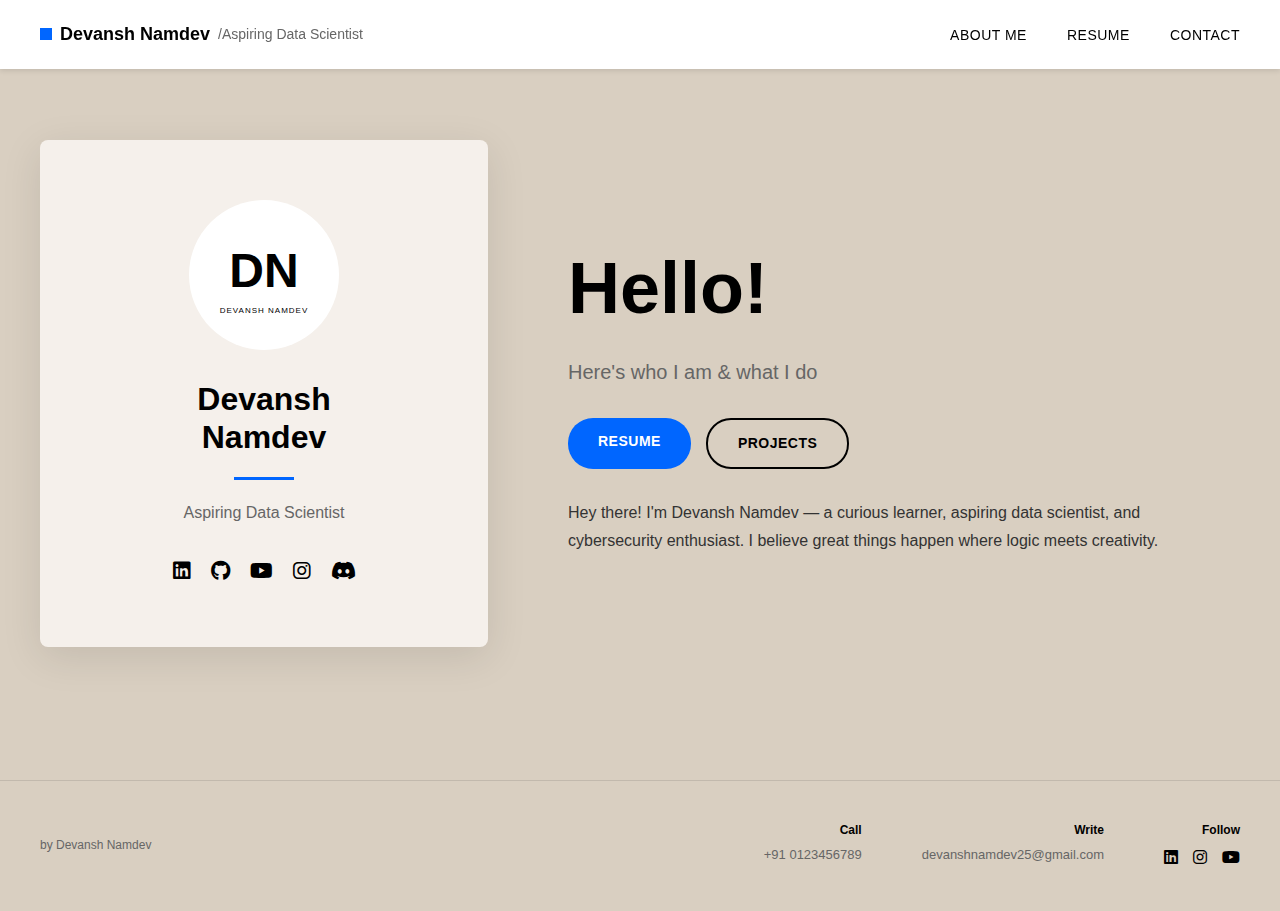
<file: index.html>
<!DOCTYPE html>
<html lang="en">
<head>
    <meta charset="UTF-8">
    <meta name="viewport" content="width=device-width, initial-scale=1.0">
    <title>Devansh Namdev - Aspiring Data Scientist</title>
    <link rel="stylesheet" href="styles.css">
    <link rel="stylesheet" href="https://cdnjs.cloudflare.com/ajax/libs/font-awesome/6.4.0/css/all.min.css">
</head>
<body>
    <!-- Navigation -->
    <nav class="navbar">
        <div class="nav-container">
            <div class="logo">
                <span class="logo-square"></span>
                <span class="logo-text">Devansh Namdev</span>
                <span class="tagline">/Aspiring Data Scientist</span>
            </div>
            <ul class="nav-links">
                <li><a href="index.html">ABOUT ME</a></li>
                <li><a href="resume.html">RESUME</a></li>
                <li><a href="https://mail.google.com/mail/?view=cm&fs=1&to=devanshnamdev25@gmail.com&su=Portfolio%20Query&body=Hi%20Devansh,%0D%0AI%20want%20to%20connect%20with%20you."
                target="_blank">
                CONTACT
                </a>
                </li>
            </ul>
        </div>
    </nav>

    <!-- Home Page Content -->
    <main class="home-page">
        <div class="home-container">
            <div class="profile-section">
                <div class="profile-card">
                    <div class="profile-logo">
                        <span class="monogram">DN</span>
                        <p class="monogram-sub">DEVANSH NAMDEV</p>
                    </div>
                    <h2 class="profile-name">Devansh<br>Namdev</h2>
                    <div class="divider"></div>
                    <p class="profile-title">Aspiring Data Scientist</p>
                    <div class="social-links">
                        <a href="https://www.linkedin.com/in/devansh-namdev-81b312297/" target="_blank"><i class="fab fa-linkedin"></i></a>
                        <a href="https://github.com/Devansh6559" target="_blank"><i class="fab fa-github"></i></a>
                        <a href="https://youtube.com/@devanshnamdev5543?si=F8E37DgJRAF857S2" target="_blank"><i class="fab fa-youtube"></i></a>
                        <a href="https://www.instagram.com/dn_devil_25/" target="_blank"><i class="fab fa-instagram"></i></a>
                        <a href="https://discord.gg/gbYetTWa" target="_blank"><i class="fab fa-discord"></i></a>
                    </div>
                </div>
            </div>
            
            <div class="intro-section">
                <h1 class="intro-title">Hello!</h1>
                <p class="intro-subtitle">Here's who I am & what I do</p>
                <div class="cta-buttons">
                    <a href="resume.html" class="btn btn-primary">RESUME</a>
                    <a href="https://github.com/Devansh6559" class="btn btn-secondary">PROJECTS</a>
                </div>
                <p class="intro-text">
                    Hey there! I'm Devansh Namdev — a curious learner, aspiring data scientist, and cybersecurity enthusiast. I believe great things happen where logic meets creativity.
                </p>
            </div>
        </div>
    </main>

    <!-- Footer -->
    <footer class="footer">
        <div class="footer-container">
            <div class="footer-left">
                <p>by Devansh Namdev</p>
            </div>
            <div class="footer-right">
                <div class="footer-contact">
                    <div class="contact-item">
                        <p class="contact-label">Call</p>
                        <p class="contact-value">+91 0123456789</p>
                    </div>
                    <div class="contact-item">
                        <p class="contact-label">Write</p>
                        <p class="contact-value">devanshnamdev25@gmail.com</p>
                    </div>
                    <div class="contact-item">
                        <p class="contact-label">Follow</p>
                        <div class="footer-social">
                            <a href="https://www.linkedin.com/in/devansh-namdev-81b312297/" target="_blank"><i class="fab fa-linkedin"></i></a>
                            <a href="https://www.instagram.com/dn_devil_25/" target="_blank"><i class="fab fa-instagram"></i></a>
                            <a href="https://youtube.com/@devanshnamdev5543?si=F8E37DgJRAF857S2" target="_blank"><i class="fab fa-youtube"></i></a>
                        </div>
                    </div>
                </div>
            </div>
        </div>
    </footer>
</body>
</html>
</file>
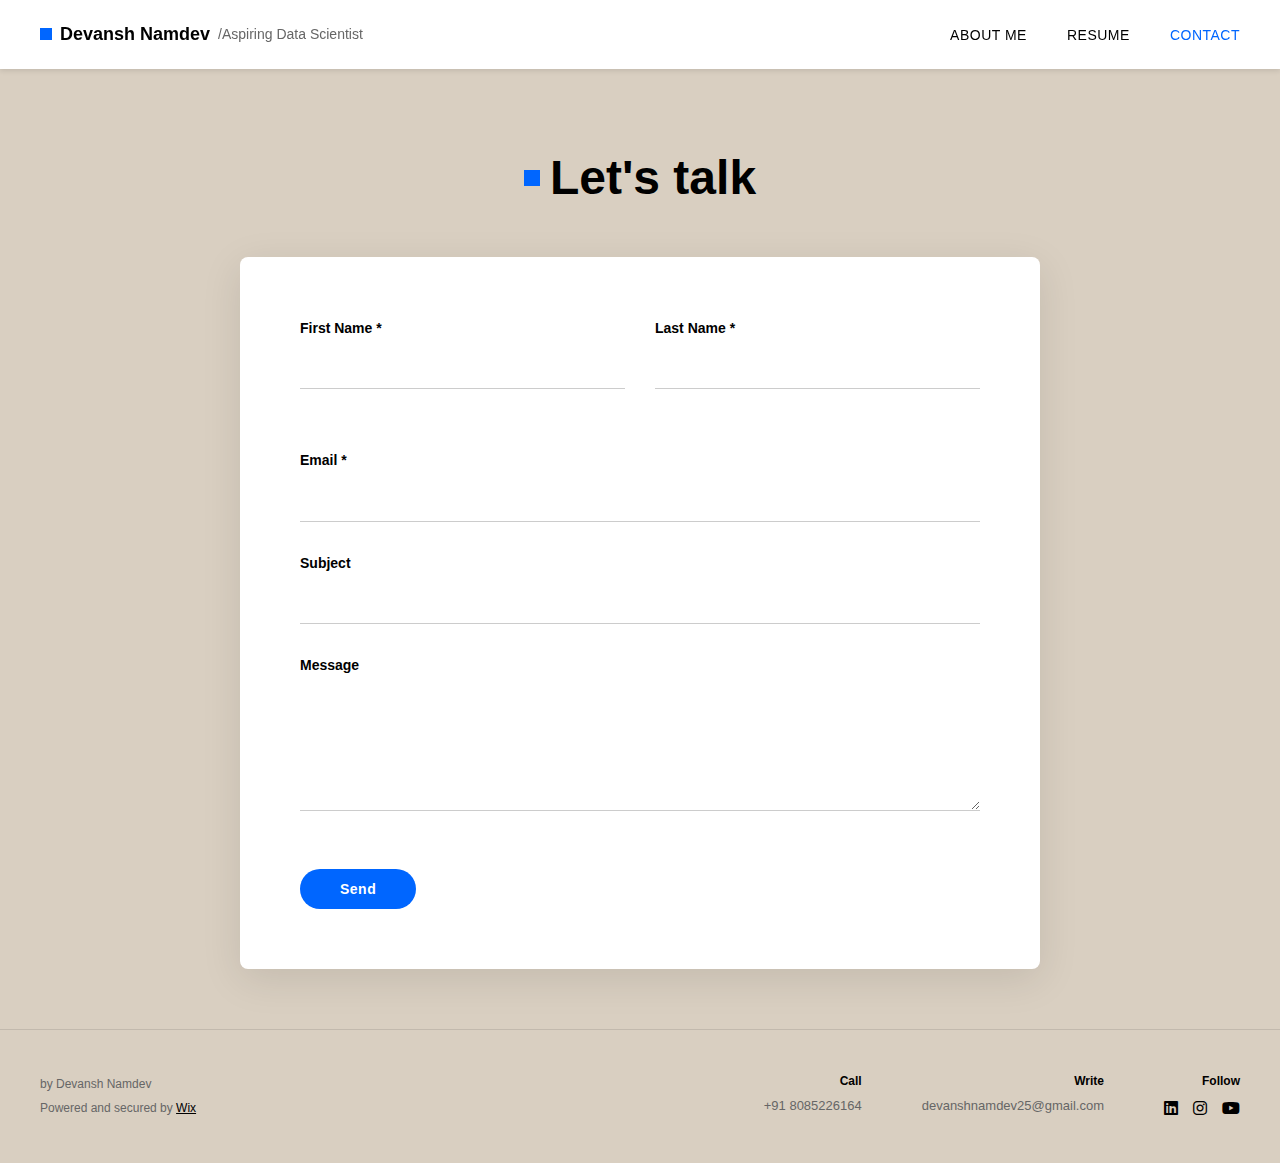
<file: contact.html>
<!DOCTYPE html>
<html lang="en">
<head>
    <meta charset="UTF-8">
    <meta name="viewport" content="width=device-width, initial-scale=1.0">
    <title>Contact - Devansh Namdev</title>
    <link rel="stylesheet" href="styles.css">
    <link rel="stylesheet" href="https://cdnjs.cloudflare.com/ajax/libs/font-awesome/6.4.0/css/all.min.css">
</head>
<body>
    <nav class="navbar">
        <div class="nav-container">
            <div class="logo">
                <span class="logo-square"></span>
                <span class="logo-text">Devansh Namdev</span>
                <span class="tagline">/Aspiring Data Scientist</span>
            </div>
            <ul class="nav-links">
                <li><a href="index.html">ABOUT ME</a></li>
                <li><a href="resume.html">RESUME</a></li>
                <li><a href="contact.html" class="active">CONTACT</a></li>
            </ul>
        </div>
    </nav>

    <main class="contact-page">
        <div class="contact-container">
            <h1 class="page-title"><span class="title-icon"></span>Let's talk</h1>
            
            <div class="contact-form-card">
                <form id="contactForm">
                    <div class="form-row">
                        <div class="form-group">
                            <label for="firstName">First Name *</label>
                            <input type="text" id="firstName" name="firstName" required>
                        </div>
                        <div class="form-group">
                            <label for="lastName">Last Name *</label>
                            <input type="text" id="lastName" name="lastName" required>
                        </div>
                    </div>
                    
                    <div class="form-group">
                        <label for="email">Email *</label>
                        <input type="email" id="email" name="email" required>
                    </div>
                    
                    <div class="form-group">
                        <label for="subject">Subject</label>
                        <input type="text" id="subject" name="subject">
                    </div>
                    
                    <div class="form-group">
                        <label for="message">Message</label>
                        <textarea id="message" name="message" rows="6"></textarea>
                    </div>
                    
                    <button type="submit" class="btn btn-primary" id="submitBtn">Send</button>
                </form>
                
                <div id="formStatus" style="display: none; margin-top: 20px; padding: 15px; border-radius: 5px; text-align: center;"></div>
            </div>
        </div>
    </main>

    <footer class="footer">
        <div class="footer-container">
            <div class="footer-left">
                <p>by Devansh Namdev</p>
                <p>Powered and secured by <a href="https://wix.com" target="_blank">Wix</a></p>
            </div>
            <div class="footer-right">
                <div class="footer-contact">
                    <div class="contact-item">
                        <p class="contact-label">Call</p>
                        <p class="contact-value">+91 8085226164</p>
                    </div>
                    <div class="contact-item">
                        <p class="contact-label">Write</p>
                        <p class="contact-value">devanshnamdev25@gmail.com</p>
                    </div>
                    <div class="contact-item">
                        <p class="contact-label">Follow</p>
                        <div class="footer-social">
                            <a href="https://linkedin.com" target="_blank"><i class="fab fa-linkedin"></i></a>
                            <a href="https://instagram.com" target="_blank"><i class="fab fa-instagram"></i></a>
                            <a href="https://youtube.com" target="_blank"><i class="fab fa-youtube"></i></a>
                        </div>
                    </div>
                </div>
            </div>
        </div>
    </footer>

    <script>
        document.getElementById('contactForm').addEventListener('submit', async function(e) {
            e.preventDefault();
            
            const submitBtn = document.getElementById('submitBtn');
            const formStatus = document.getElementById('formStatus');
            
            // Disable button and show loading
            submitBtn.disabled = true;
            submitBtn.textContent = 'Sending...';
            formStatus.style.display = 'none';
            
            // Get form data
            const formData = {
                firstName: document.getElementById('firstName').value,
                lastName: document.getElementById('lastName').value,
                email: document.getElementById('email').value,
                subject: document.getElementById('subject').value,
                message: document.getElementById('message').value,
                to: 'devanshnamdev25@gmail.com'
            };
            
            try {
                // Send email using EmailJS
                const response = await fetch('https://api.emailjs.com/api/v1.0/email/send', {
                    method: 'POST',
                    headers: {
                        'Content-Type': 'application/json',
                    },
                    body: JSON.stringify({
                        service_id: 'service_gmail',
                        template_id: 'template_contact',
                        user_id: 'YOUR_PUBLIC_KEY',
                        template_params: {
                            from_name: formData.firstName + ' ' + formData.lastName,
                            from_email: formData.email,
                            subject: formData.subject || 'New Contact Form Submission',
                            message: formData.message,
                            to_email: 'devanshnamdev25@gmail.com'
                        }
                    })
                });
                
                if (response.ok) {
                    // Success
                    formStatus.style.display = 'block';
                    formStatus.style.backgroundColor = '#d4edda';
                    formStatus.style.color = '#155724';
                    formStatus.style.border = '1px solid #c3e6cb';
                    formStatus.innerHTML = '✓ Message sent successfully! I\'ll get back to you soon.';
                    document.getElementById('contactForm').reset();
                } else {
                    throw new Error('Failed to send');
                }
            } catch (error) {
                // Show error
                formStatus.style.display = 'block';
                formStatus.style.backgroundColor = '#f8d7da';
                formStatus.style.color = '#721c24';
                formStatus.style.border = '1px solid #f5c6cb';
                formStatus.innerHTML = '✗ Unable to send. Please email me directly at devanshnamdev25@gmail.com';
            } finally {
                // Re-enable button
                submitBtn.disabled = false;
                submitBtn.textContent = 'Send';
            }
        });
    </script>
</body>
</html>
</file>
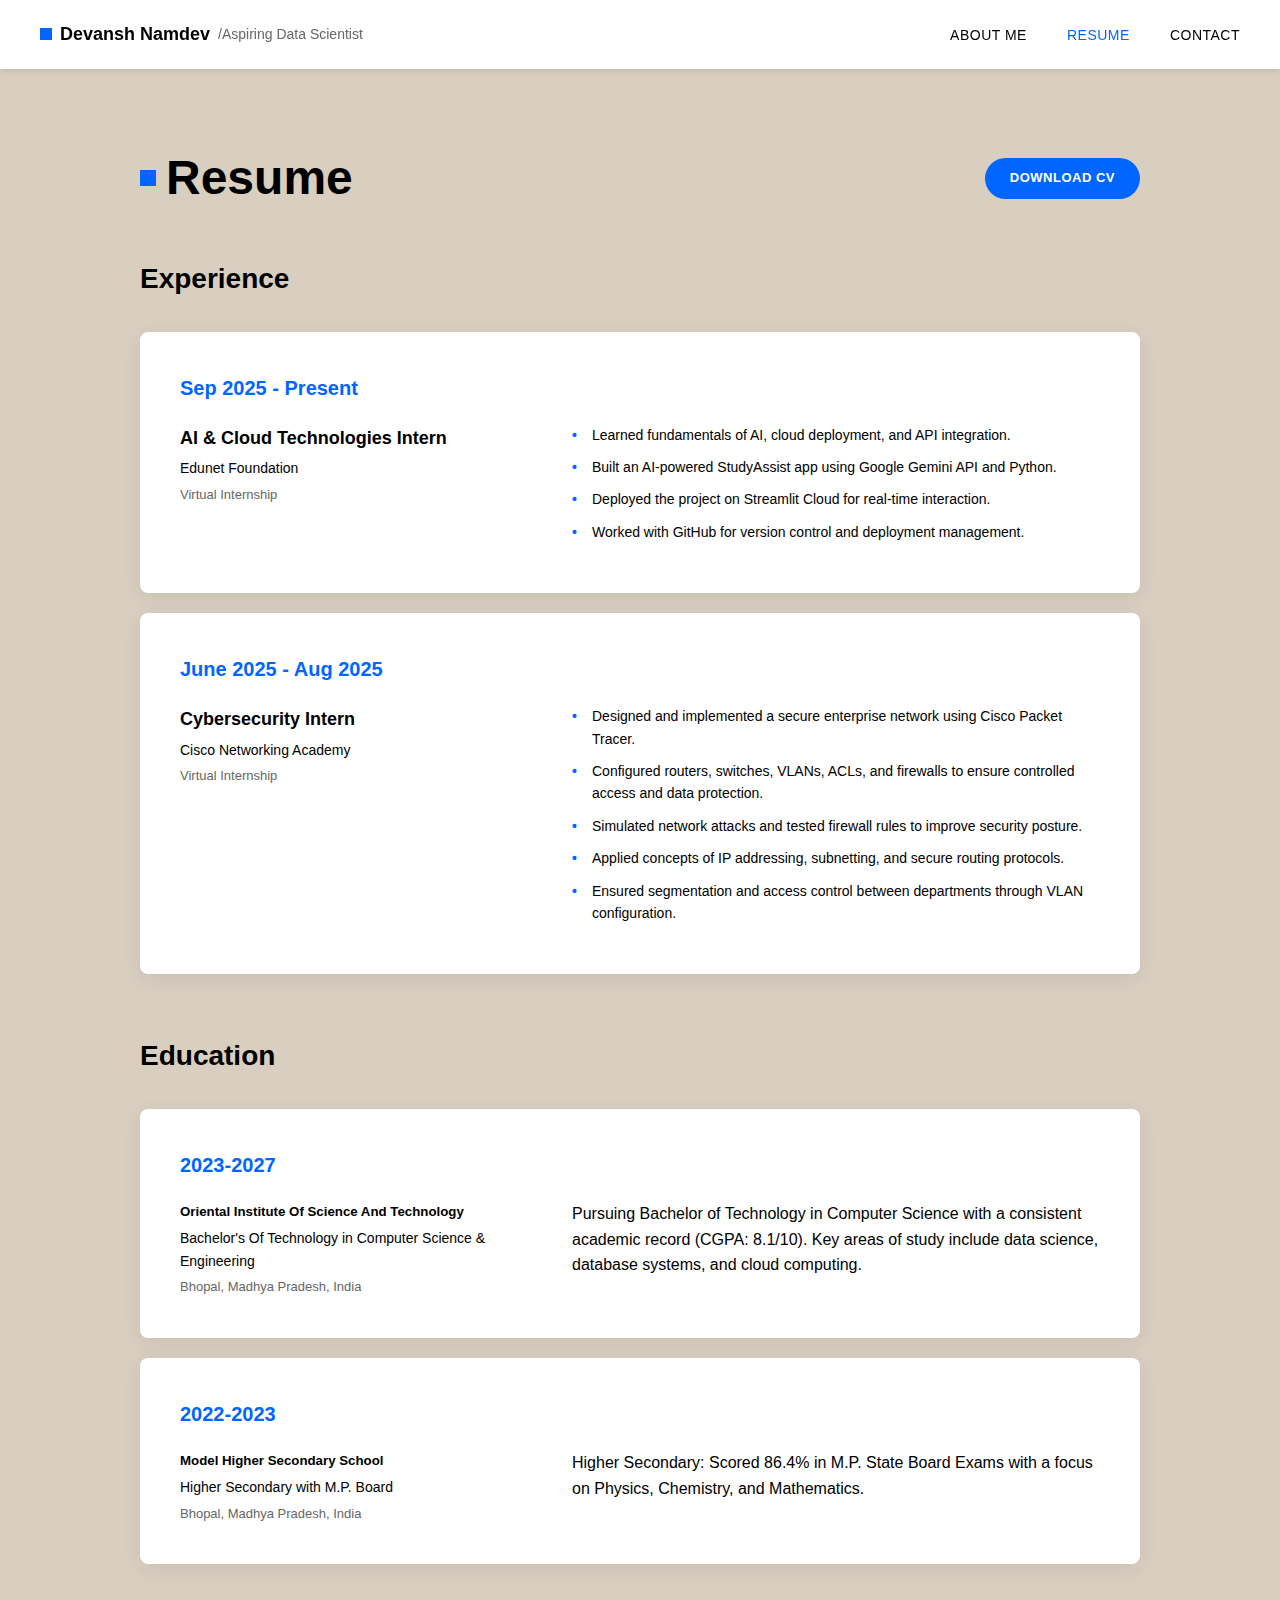
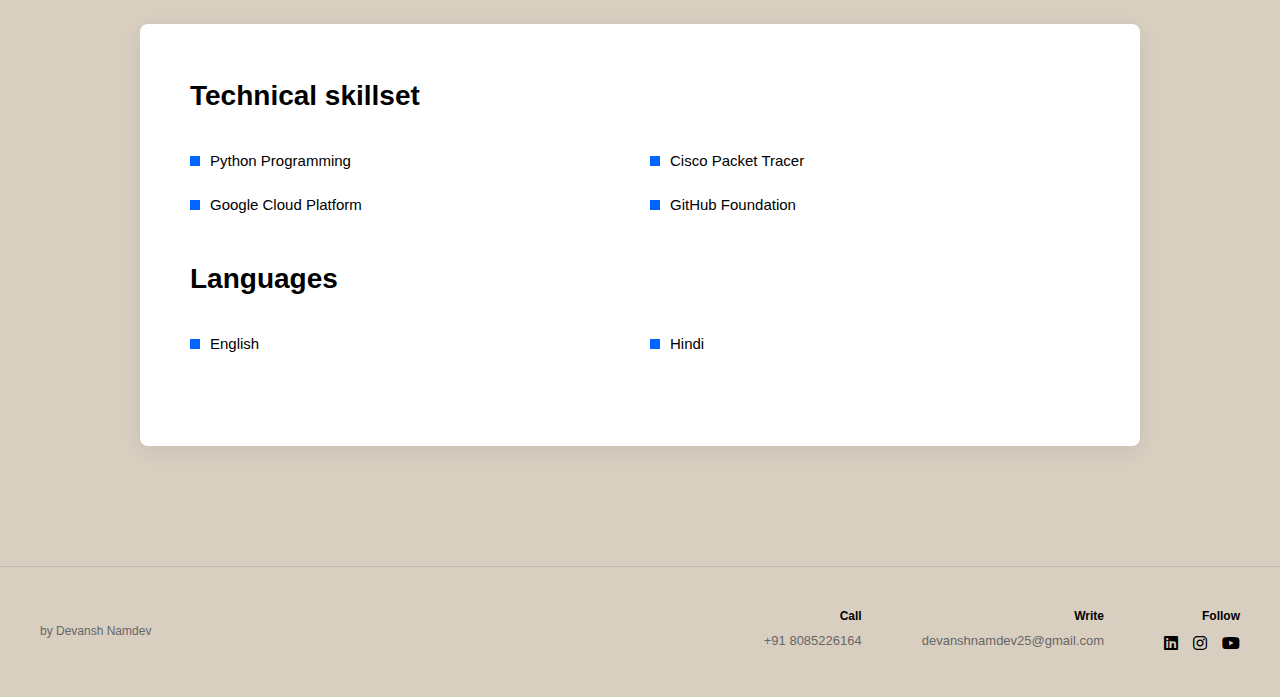
<file: resume.html>
<!DOCTYPE html>
<html lang="en">
<head>
    <meta charset="UTF-8">
    <meta name="viewport" content="width=device-width, initial-scale=1.0">
    <title>Resume - Devansh Namdev</title>
    <link rel="stylesheet" href="styles.css">
    <link rel="stylesheet" href="https://cdnjs.cloudflare.com/ajax/libs/font-awesome/6.4.0/css/all.min.css">
</head>
<body>
    <!-- Navigation -->
    <nav class="navbar">
        <div class="nav-container">
            <div class="logo">
                <span class="logo-square"></span>
                <span class="logo-text">Devansh Namdev</span>
                <span class="tagline">/Aspiring Data Scientist</span>
            </div>
            <ul class="nav-links">
                <li><a href="index.html">ABOUT ME</a></li>
                <li><a href="resume.html" class="active">RESUME</a></li>
                <li><a href="https://mail.google.com/mail/?view=cm&fs=1&to=devanshnamdev25@gmail.com&su=Portfolio%20Query&body=Hi%20Devansh,%0D%0AI%20want%20to%20connect%20with%20you."
                target="_blank">
                CONTACT
                </a>
                </li>
            </ul>
        </div>
    </nav>

    <!-- Resume Page Content -->
    <main class="resume-page">
        <div class="resume-header">
            <h1 class="page-title"><span class="title-icon"></span>Resume</h1>
            <a href="https://drive.google.com/file/d/1Z3u7SbewM7Q7Kg-WjZWRGWm3dcU3A2qf/view?usp=sharing" class="btn btn-primary download-btn">DOWNLOAD CV</a>
        </div>

        <!-- Experience Section -->
        <section class="resume-section">
            <h2 class="section-title">Experience</h2>
            <div class="content-card">
                <div class="card-header">
                    <h3 class="job-title">Sep 2025 - Present</h3>
                </div>
                <div class="card-body">
                    <div class="job-info">
                        <h4>AI & Cloud Technologies Intern</h4>
                        <p class="company">Edunet Foundation</p>
                        <p class="job-type">Virtual Internship</p>
                    </div>
                    <div class="job-description">
                        <ul>
                            <li>Learned fundamentals of AI, cloud deployment, and API integration.</li>
                            <li>Built an AI-powered StudyAssist app using Google Gemini API and Python.</li>
                            <li>Deployed the project on Streamlit Cloud for real-time interaction.</li>
                            <li>Worked with GitHub for version control and deployment management.</li>
                        </ul>
                    </div>
                </div>
            </div>

            <div class="content-card">
                <div class="card-header">
                    <h3 class="job-title">June 2025 - Aug 2025</h3>
                </div>
                <div class="card-body">
                    <div class="job-info">
                        <h4>Cybersecurity Intern</h4>
                        <p class="company">Cisco Networking Academy</p>
                        <p class="job-type">Virtual Internship</p>
                    </div>
                    <div class="job-description">
                        <ul>
                            <li>Designed and implemented a secure enterprise network using Cisco Packet Tracer.</li>
                            <li>Configured routers, switches, VLANs, ACLs, and firewalls to ensure controlled access and data protection.</li>
                            <li>Simulated network attacks and tested firewall rules to improve security posture.</li>
                            <li>Applied concepts of IP addressing, subnetting, and secure routing protocols.</li>
                            <li>Ensured segmentation and access control between departments through VLAN configuration.</li>
                        </ul>
                    </div>
                </div>
            </div>
        </section>

        <!-- Education Section -->
        <section class="resume-section">
            <h2 class="section-title">Education</h2>
            <div class="content-card">
                <div class="card-header">
                    <h3 class="job-title">2023-2027</h3>
                </div>
                <div class="card-body">
                    <div class="job-info">
                        <h5>Oriental Institute Of Science And Technology</h5>
                        <p class="company">Bachelor's Of Technology in Computer Science & Engineering</p>
                        <p class="job-type">Bhopal, Madhya Pradesh, India</p>
                    </div>
                    <div class="job-description">
                        <p>Pursuing Bachelor of Technology in Computer Science with a consistent academic record (CGPA: 8.1/10). Key areas of study include data science, database systems, and cloud computing.</p>
                    </div>
                </div>
            </div>

            <div class="content-card">
                <div class="card-header">
                    <h3 class="job-title">2022-2023</h3>
                </div>
                <div class="card-body">
                    <div class="job-info">
                        <h5>Model Higher Secondary School</h5>
                        <p class="company">Higher Secondary with M.P. Board</p>
                        <p class="job-type">Bhopal, Madhya Pradesh, India</p>
                    </div>
                    <div class="job-description">
                        <p>Higher Secondary: Scored 86.4% in M.P. State Board Exams with a focus on Physics, Chemistry, and Mathematics.</p>
                    </div>
                </div>
            </div>
        </section>

        <!-- Skills Section -->
        <section class="resume-section">
            <div class="content-card skills-card">
                <h2 class="section-title">Technical skillset</h2>
                <div class="skills-grid">
                    <div class="skill-item">
                        <span class="skill-bullet"></span>
                        <span>Python Programming</span>
                    </div>
                    <div class="skill-item">
                        <span class="skill-bullet"></span>
                        <span>Cisco Packet Tracer</span>
                    </div>
                    <div class="skill-item">
                        <span class="skill-bullet"></span>
                        <span>Google Cloud Platform</span>
                    </div>
                    <div class="skill-item">
                        <span class="skill-bullet"></span>
                        <span>GitHub Foundation</span>
                    </div>
                </div>

                <h2 class="section-title">Languages</h2>
                <div class="skills-grid">
                    <div class="skill-item">
                        <span class="skill-bullet"></span>
                        <span>English</span>
                    </div>
                    <div class="skill-item">
                        <span class="skill-bullet"></span>
                        <span>Hindi</span>
                    </div>
                </div>
            </div>
        </section>
    </main>

    <!-- Footer -->
    <footer class="footer">
        <div class="footer-container">
            <div class="footer-left">
                <p>by Devansh Namdev</p>
            </div>
            <div class="footer-right">
                <div class="footer-contact">
                    <div class="contact-item">
                        <p class="contact-label">Call</p>
                        <p class="contact-value">+91 8085226164</p>
                    </div>
                    <div class="contact-item">
                        <p class="contact-label">Write</p>
                        <p class="contact-value">devanshnamdev25@gmail.com</p>
                    </div>
                    <div class="contact-item">
                        <p class="contact-label">Follow</p>
                        <div class="footer-social">
                            <a href="https://www.linkedin.com/in/devansh-namdev-81b312297/" target="_blank"><i class="fab fa-linkedin"></i></a>
                            <a href="https://www.instagram.com/dn_devil_25/" target="_blank"><i class="fab fa-instagram"></i></a>
                            <a href="https://youtube.com/@devanshnamdev5543?si=F8E37DgJRAF857S2" target="_blank"><i class="fab fa-youtube"></i></a>
                        </div>
                    </div>
                </div>
            </div>
        </div>
    </footer>
</body>
</html>
</file>
<file: styles.css>
/* Reset and Base Styles */
* {
    margin: 0;
    padding: 0;
    box-sizing: border-box;
}

body {
    font-family: 'Avenir Next', 'Helvetica Neue', Arial, sans-serif;
    color: #000;
    background-color: #D9CFC1;
    line-height: 1.6;
}

/* Navigation */
.navbar {
    background-color: #fff;
    padding: 20px 0;
    position: fixed;
    width: 100%;
    top: 0;
    z-index: 1000;
    box-shadow: 0 2px 5px rgba(0,0,0,0.1);
}

.nav-container {
    max-width: 1400px;
    margin: 0 auto;
    padding: 0 40px;
    display: flex;
    justify-content: space-between;
    align-items: center;
}

.logo {
    display: flex;
    align-items: center;
    gap: 8px;
}

.logo-square {
    width: 12px;
    height: 12px;
    background-color: #0066FF;
    display: inline-block;
}

.logo-text {
    font-weight: 700;
    font-size: 18px;
    color: #000;
}

.tagline {
    color: #666;
    font-size: 14px;
    font-weight: 400;
}

.nav-links {
    display: flex;
    list-style: none;
    gap: 40px;
}

.nav-links a {
    text-decoration: none;
    color: #000;
    font-size: 14px;
    font-weight: 500;
    letter-spacing: 0.5px;
    transition: color 0.3s;
}

.nav-links a:hover,
.nav-links a.active {
    color: #0066FF;
}

/* Home Page */
.home-page {
    margin-top: 80px;
    min-height: calc(100vh - 200px);
    padding: 60px 40px;
}

.home-container {
    max-width: 1400px;
    margin: 0 auto;
    display: grid;
    grid-template-columns: 1fr 1.5fr;
    gap: 80px;
    align-items: center;
}

.profile-card {
    background: #F5F0EB;
    padding: 60px 40px;
    border-radius: 8px;
    box-shadow: 0 10px 40px rgba(0,0,0,0.1);
    text-align: center;
}

.profile-logo {
    width: 150px;
    height: 150px;
    border-radius: 50%;
    background: #fff;
    margin: 0 auto 30px;
    display: flex;
    flex-direction: column;
    align-items: center;
    justify-content: center;
}

.monogram {
    font-size: 48px;
    font-weight: 700;
    color: #000;
}

.monogram-sub {
    font-size: 8px;
    letter-spacing: 1px;
    margin-top: -5px;
}

.profile-name {
    font-size: 32px;
    font-weight: 700;
    margin: 20px 0;
    line-height: 1.2;
}

.divider {
    width: 60px;
    height: 3px;
    background: #0066FF;
    margin: 20px auto;
}

.profile-title {
    font-size: 16px;
    color: #666;
    margin-bottom: 30px;
}

.social-links {
    display: flex;
    justify-content: center;
    gap: 20px;
    margin-top: 30px;
}

.social-links a {
    color: #000;
    font-size: 20px;
    transition: color 0.3s;
}

.social-links a:hover {
    color: #0066FF;
}

.intro-section {
    padding: 40px 0;
}

.intro-title {
    font-size: 72px;
    font-weight: 700;
    margin-bottom: 10px;
}

.intro-subtitle {
    font-size: 20px;
    color: #666;
    margin-bottom: 30px;
}

.cta-buttons {
    display: flex;
    gap: 15px;
    margin-bottom: 30px;
}

.btn {
    padding: 12px 30px;
    border-radius: 25px;
    text-decoration: none;
    font-weight: 600;
    font-size: 14px;
    letter-spacing: 0.5px;
    transition: all 0.3s;
    display: inline-block;
    border: none;
    cursor: pointer;
}

.btn-primary {
    background: #0066FF;
    color: #fff;
}

.btn-primary:hover {
    background: #0052CC;
    transform: translateY(-2px);
    box-shadow: 0 5px 15px rgba(0, 102, 255, 0.3);
}

.btn-secondary {
    background: transparent;
    color: #000;
    border: 2px solid #000;
}

.btn-secondary:hover {
    background: #000;
    color: #fff;
}

.intro-text {
    font-size: 16px;
    line-height: 1.8;
    color: #333;
    max-width: 600px;
}

/* Resume Page */
.resume-page {
    margin-top: 80px;
    min-height: calc(100vh - 200px);
    padding: 60px 40px;
}

.resume-header {
    max-width: 1000px;
    margin: 0 auto 40px;
    display: flex;
    justify-content: space-between;
    align-items: center;
}

.page-title {
    font-size: 48px;
    font-weight: 700;
    display: flex;
    align-items: center;
    gap: 10px;
}

.title-icon {
    width: 16px;
    height: 16px;
    background: #0066FF;
    display: inline-block;
}

.download-btn {
    padding: 10px 25px;
    font-size: 13px;
}

.resume-section {
    max-width: 1000px;
    margin: 0 auto 60px;
}

.section-title {
    font-size: 28px;
    font-weight: 700;
    margin-bottom: 30px;
}

.content-card {
    background: #fff;
    padding: 40px;
    border-radius: 8px;
    box-shadow: 0 5px 20px rgba(0,0,0,0.08);
    margin-bottom: 20px;
}

.card-header {
    margin-bottom: 20px;
}

.job-title {
    color: #0066FF;
    font-size: 20px;
    font-weight: 700;
}

.card-body {
    display: grid;
    grid-template-columns: 1fr 1.5fr;
    gap: 40px;
}

.job-info h4 {
    font-size: 18px;
    font-weight: 700;
    margin-bottom: 5px;
}

.company {
    font-size: 14px;
    margin: 5px 0;
}

.job-type {
    font-size: 13px;
    color: #666;
}

.job-description ul {
    list-style: none;
    padding: 0;
}

.job-description li {
    position: relative;
    padding-left: 20px;
    margin-bottom: 10px;
    font-size: 14px;
    line-height: 1.6;
}

.job-description li:before {
    content: "•";
    position: absolute;
    left: 0;
    color: #0066FF;
    font-weight: 700;
}

.skills-card {
    padding: 50px;
}

.skills-grid {
    display: grid;
    grid-template-columns: repeat(2, 1fr);
    gap: 20px;
    margin-bottom: 40px;
}

.skill-item {
    display: flex;
    align-items: center;
    gap: 10px;
    font-size: 15px;
}

.skill-bullet {
    width: 10px;
    height: 10px;
    background: #0066FF;
    display: inline-block;
}

/* Contact Page */
.contact-page {
    margin-top: 80px;
    min-height: calc(100vh - 200px);
    padding: 60px 40px;
}

.contact-container {
    max-width: 800px;
    margin: 0 auto;
}

.contact-container .page-title {
    text-align: center;
    margin-bottom: 40px;
    justify-content: center;
}

.contact-form-card {
    background: #fff;
    padding: 60px;
    border-radius: 8px;
    box-shadow: 0 10px 40px rgba(0,0,0,0.1);
}

.form-row {
    display: grid;
    grid-template-columns: 1fr 1fr;
    gap: 30px;
    margin-bottom: 30px;
}

.form-group {
    margin-bottom: 30px;
}

.form-group label {
    display: block;
    margin-bottom: 8px;
    font-size: 14px;
    font-weight: 600;
    color: #000;
}

.form-group input,
.form-group textarea {
    width: 100%;
    padding: 12px 0;
    border: none;
    border-bottom: 1px solid #ccc;
    font-size: 15px;
    font-family: inherit;
    background: transparent;
    transition: border-color 0.3s;
}

.form-group input:focus,
.form-group textarea:focus {
    outline: none;
    border-bottom-color: #0066FF;
}

.form-group textarea {
    resize: vertical;
    min-height: 100px;
}

#contactForm .btn-primary {
    margin-top: 20px;
    padding: 12px 40px;
    border-radius: 25px;
}

/* Footer */
.footer {
    background: #D9CFC1;
    padding: 40px;
    border-top: 1px solid rgba(0,0,0,0.1);
}

.footer-container {
    max-width: 1400px;
    margin: 0 auto;
    display: flex;
    justify-content: space-between;
    align-items: center;
}

.footer-left p {
    font-size: 12px;
    color: #666;
    margin: 5px 0;
}

.footer-left a {
    color: #000;
    text-decoration: underline;
}

.footer-contact {
    display: flex;
    gap: 60px;
}

.contact-item {
    text-align: right;
}

.contact-label {
    font-size: 12px;
    font-weight: 700;
    margin-bottom: 5px;
}

.contact-value {
    font-size: 13px;
    color: #666;
}

.footer-social {
    display: flex;
    gap: 15px;
    justify-content: flex-end;
}

.footer-social a {
    color: #000;
    font-size: 16px;
    transition: color 0.3s;
}

.footer-social a:hover {
    color: #0066FF;
}

/* Responsive Design */
@media (max-width: 1024px) {
    .home-container {
        grid-template-columns: 1fr;
        gap: 40px;
    }
    
    .card-body {
        grid-template-columns: 1fr;
    }
    
    .footer-container {
        flex-direction: column;
        gap: 30px;
    }
    
    .footer-contact {
        flex-direction: column;
        gap: 20px;
    }
}

@media (max-width: 768px) {
    .nav-container {
        flex-direction: column;
        gap: 20px;
    }
    
    .form-row {
        grid-template-columns: 1fr;
    }
    
    .skills-grid {
        grid-template-columns: 1fr;
    }
    
    .intro-title {
        font-size: 48px;
    }
    
    .contact-form-card {
        padding: 40px 30px;
    }
}
</file>
